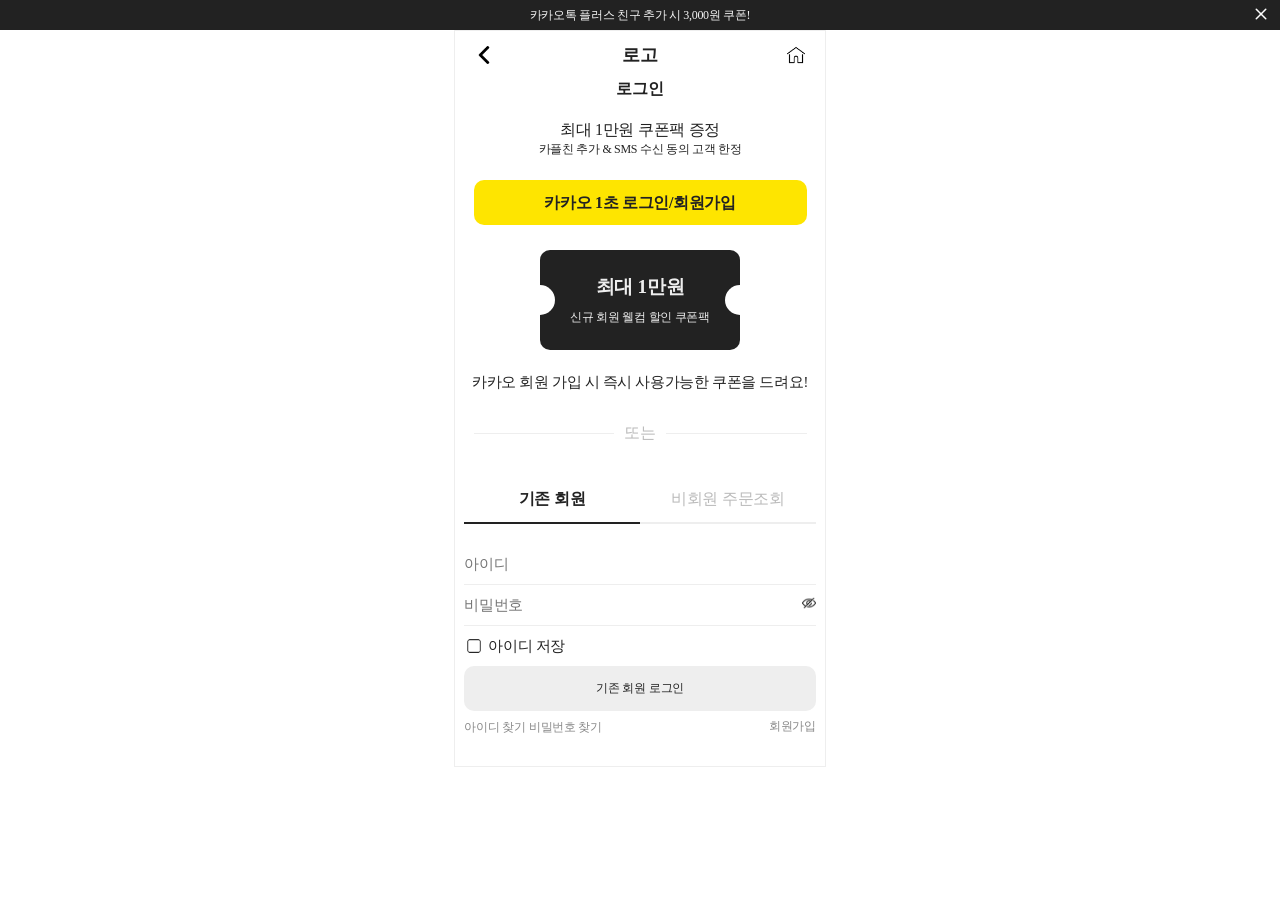
<file: example-project-login-main/index.html>
<!DOCTYPE html>
<html lang="ko">
<head>
    <meta charset="UTF-8">
    <meta name="viewport" content="width=device-width, initial-scale=1.0">
    <title>login | siteName</title>
    <link rel="stylesheet" href="./styles/login.css">
    <script src="./scripts/login.js" defer></script>
</head>
<body>
    <div class="top-bnr po-fi flex-r z-index-900">
        <a href="#">카카오톡 플러스 친구 추가 시 3,000원 쿠폰!</a>
        <a href="#" class="close po-ab"><img src="./images/close.png" alt="카카오톡 광고 닫기"></a>
    </div>
    <main>
        <div class="top flex-r">
            <a href="javascript:history.back()" class="back"><img src="./images/arrow.png" alt="페이지 뒤로 이동"></a>
            <h1><a href="./index.html">로고</a></h1>
            <a href="./index.html" class="main_link"><img src="./images/home.png" alt="메인으로 이동"></a>
        </div>
        <div class="login-box flex-c">
            <h1>로그인</h1>
            <p>최대 1만원 쿠폰팩 증정</p>
            <p>카플친 추가 & SMS 수신 동의 고객 한정</p>
            <a href="#" class="kakao" target="_blank">카카오 1초 로그인/회원가입</a>
            <div class="welcome-pack flex-c po-re">
                <h2>최대 1만원</h2>
                <p>신규 회원 웰컴 할인 쿠폰팩</p>
            </div>
            <p>카카오 회원 가입 시 즉시 사용가능한 쿠폰을 드려요!</p>
            <p class="po-re"><span class="z-index-900">또는</span></p>
            <form action="#" method="post" id="login-frm">
                <div class="title flex-r">
                    <button type="button" id="member-btn1" class="active">기존 회원</button>
                    <button type="button" id="member-btn2">비회원 주문조회</button>
                </div>
                <div class="contents">
                    <ul class="member">
                        <li class="flex-r"><input type="text" name="user-id" id="user-id" placeholder="아이디"></li>
                        <li class="flex-r">
                            <input type="password" name="user-pw" id="user-pw" placeholder="비밀번호">
                            <button type="button" id="non-member-pw-visible"><img src="./images/hide.png" alt="숨기기"></button>
                        </li>
                        <li>
                            <input type="checkbox" name="id-save" id="id-save">
                            <label for="id-save">아이디 저장</label>
                        </li>
                        <li><button type="button" id="member-login">기존 회원 로그인</button></li>
                        <li class="flex-r-between">
                            <span>
                                <a href="#" class="id-search">아이디 찾기</a>
                                <a href="#" class="pw-search">비밀번호 찾기</a>
                            </span>
                            <a href="#" class="join-btn">회원가입</a>
                        </li>
                    </ul>
                    <ul class="non-member  display-hide">
                        <li class="flex-r"><input type="text" name="non-user-id" id="non-user-id" placeholder="주문자명"></li>
                        <li class="flex-r"><input type="password" name="non-user-order" id="non-user-order" placeholder="주문번호"></li>
                        <li class="flex-r">
                            <input type="text" name="non-user-pw" id="non-user-pw" placeholder="비회원 주문 비밀번호">
                            <button type="button" id="non-member-pw-visible"><img src="./images/hide.png" alt="숨기기"></button>
                        </li>
                        <li><button type="button" id="non-member-login">비회원 주문조회</button></li>
                    </ul>
                </div>
            </form>
        </div>
    </main>
</body>
</html>
</file>
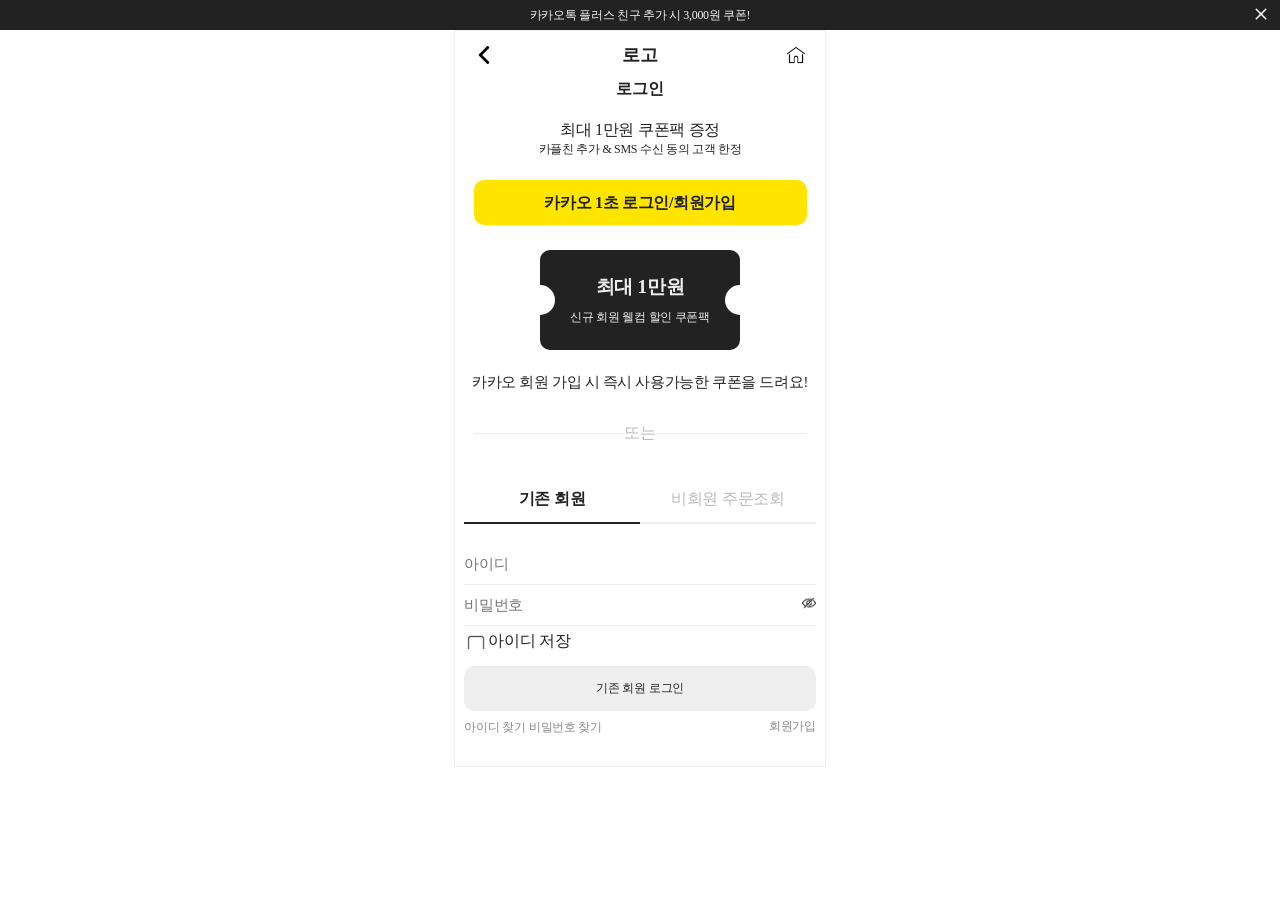
<file: example-project-login-main/student/index.html>
<!DOCTYPE html>
<html lang="ko">
<head>
    <meta charset="UTF-8">
    <meta name="viewport" content="width=device-width, initial-scale=1.0">
    <title>login | siteName</title>
    <link rel="stylesheet" href="./styles/login.css">
    <script src="./scripts/login.js" defer></script>
</head>
<body>
    <div class="top-bnr po-fi flex-r z-index-900">
        <a href="#">카카오톡 플러스 친구 추가 시 3,000원 쿠폰!</a>
        <a href="#" class="close po-ab"><img src="./images/close.png" alt="카카오톡 광고 닫기"></a>
    </div>
    <main>
        <div class="top flex-r">
            <a href="javascript:history.back()" class="back"><img src="./images/arrow.png" alt="페이지 뒤로 이동"></a>
            <h1><a href="./index.html">로고</a></h1>
            <a href="./index.html" class="main_link"><img src="./images/home.png" alt="메인으로 이동"></a>
        </div>
        <div class="login-box flex-c">
            <h1>로그인</h1>
            <p>최대 1만원 쿠폰팩 증정</p>
            <p>카플친 추가 & SMS 수신 동의 고객 한정</p>
            <a href="#" class="kakao" target="_blank">카카오 1초 로그인/회원가입</a>
            <div class="welcome-pack flex-c po-re">
                <h2>최대 1만원</h2>
                <p>신규 회원 웰컴 할인 쿠폰팩</p>
            </div>
            <p>카카오 회원 가입 시 즉시 사용가능한 쿠폰을 드려요!</p>
            <p class="po-re"><span class="z-index-900">또는</span></p>
            <form action="#" method="post" id="login-frm">
                <div class="title flex-r">
                    <button type="button" id="member-btn1" class="active">기존 회원</button>
                    <button type="button" id="member-btn2">비회원 주문조회</button>
                </div>
                <div class="contents">
                    <ul class="member">
                        <li class="flex-r"><input type="text" name="user-id" id="user-id" placeholder="아이디"></li>
                        <li class="flex-r">
                            <!-- (아래) 버튼 클릭 시 input type=password를 text로 변경하기 -->
                            <input type="password" name="user-pw" id="user-pw" placeholder="비밀번호">
                            <button type="button" id="non-member-pw-visible"><img src="./images/hide.png" alt="숨기기"></button>
                        </li>
                        <li>
                            <input type="checkbox" name="id-save" id="id-save">
                            <label for="id-save">아이디 저장</label>
                        </li>
                        <li><button type="button" id="member-login">기존 회원 로그인</button></li>
                        <li class="flex-r-between">
                            <span>
                                <a href="#" class="id-search">아이디 찾기</a>
                                <a href="#" class="pw-search">비밀번호 찾기</a>
                            </span>
                            <a href="#" class="join-btn">회원가입</a>
                        </li>
                    </ul>
                    <ul class="non-member">
                        <li class="flex-r"><input type="text" name="non-user-id" id="non-user-id" placeholder="주문자명"></li>
                        <li class="flex-r"><input type="password" name="non-user-order" id="non-user-order" placeholder="주문번호"></li>
                        <li class="flex-r">
                            <input type="password" name="non-user-pw" id="non-user-pw" placeholder="비회원 주문 비밀번호">
                            <button type="button" id="non-member-pw-visible2"><img src="./images/hide.png" alt="숨기기"></button>
                        </li>
                        <li><button type="button" id="non-member-login">비회원 주문조회</button></li>
                    </ul>
                </div>
            </form>
        </div>
    </main>
</body>
</html>
</file>
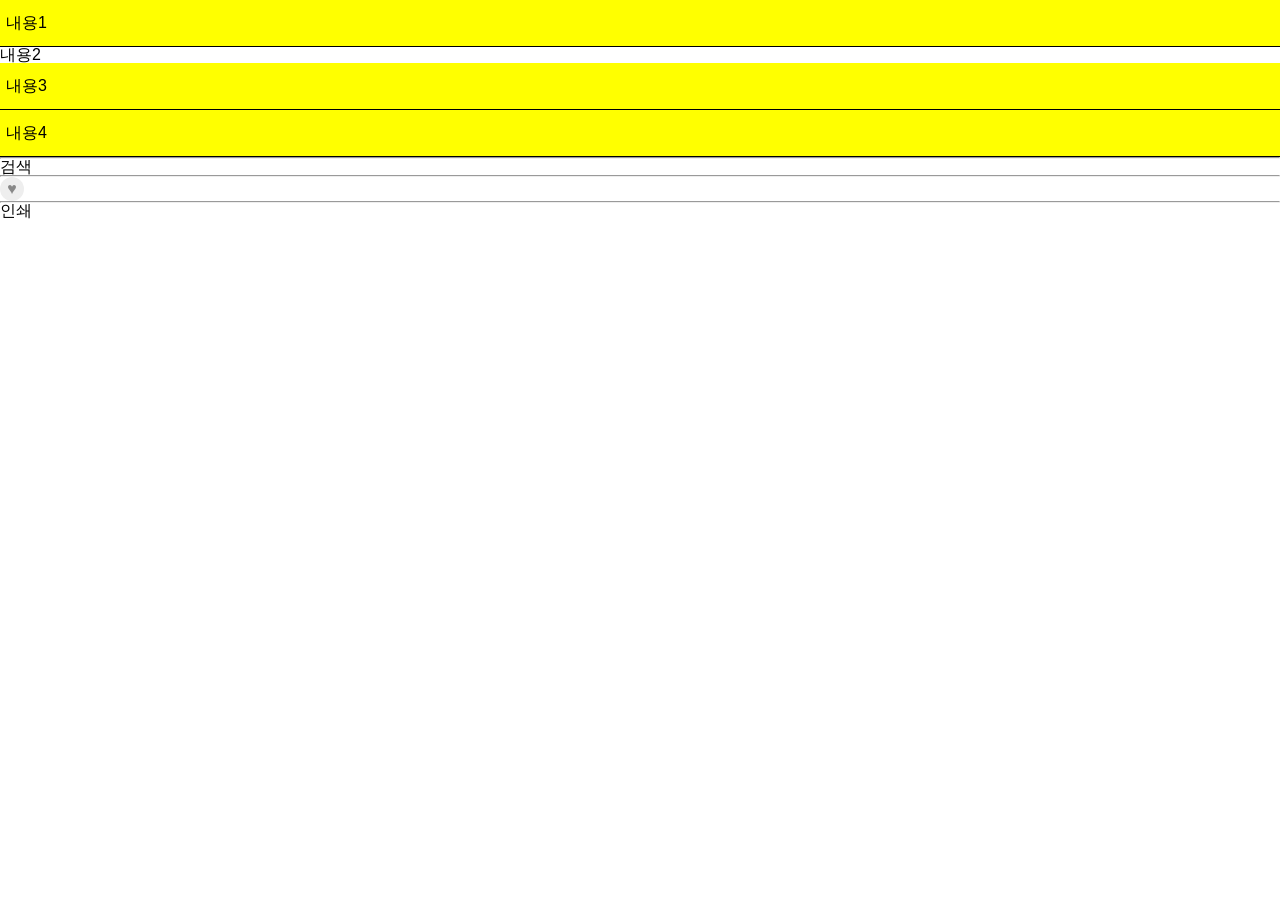
<file: class_if.html>
<!DOCTYPE html>
<html lang="ko">
<head>
    <meta charset="UTF-8">
    <meta name="viewport" content="width=device-width, initial-scale=1.0">
    <title>클래스제어 조건문 기초</title>
    <link rel="stylesheet" href="./styles/reset.css">
    <script src="./scripts/class_if.js" defer></script>
    <style>
        /* 내부 스타일시트 위치 */
        #like_btn {
            border-radius:50%; width:24px; height:24px; 
            background:#eee; color:#888;
        }
        .like_active {background:pink !important; color:red !important;}
        .target_showHide {display:none;}
        .button_click {color:#f00;}
        .design_set1{
            border-bottom:1px solid #000;
            background-color:#ff0;
            padding:15px 6px;
        }
    </style>
</head>
<body>
    <!-- ul.contents>li*4>a -->
    <ul class="contents">
        <li><a href="#">내용1</a></li>
        <li><a href="#">내용2</a></li>
        <li><a href="#">내용3</a></li>
        <li><a href="#">내용4</a></li>
    </ul>
    <hr>
    <button type="button" id="search_btn">검색</button>
    <div class="search_open_wrap">
        <input type="text" name="search_txt" id="search_txt">
        <button type="submit" id="search_txt_btn">검색하기</button>
    </div>
    <hr>
    <button type="button" id="like_btn">♥</button>
    <hr>
    <button type="button" id="print_btn">인쇄</button>
</body>
</html>
</file>
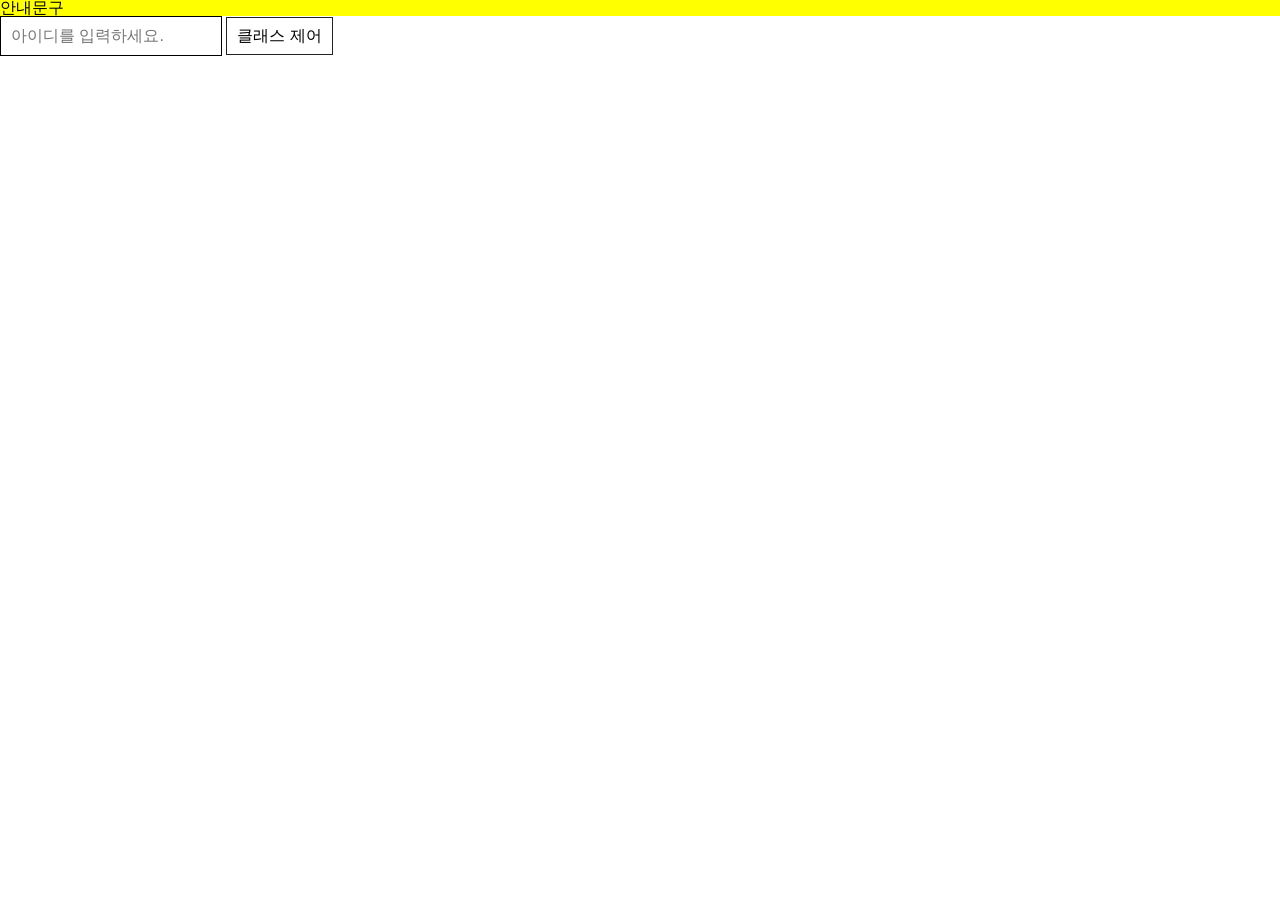
<file: class_if2.html>
<!DOCTYPE html>
<html lang="ko">
<head>
    <meta charset="UTF-8">
    <meta name="viewport" content="width=device-width, initial-scale=1.0">
    <title>클래스활용+조건문2</title>
    <link rel="stylesheet" href="./styles/reset.css">
    <script src="./scripts/class_if2.js" defer></script>
    <style>
        p {background-color:#ff0;} /* 기본 디자인 */
        #btn1 {border:1px solid #222; padding:10px;}
        em {font-weight:800; color:#ff0; text-decoration:underline;}
        input {border:1px solid #000; padding:10px;}
        /* 자바스크립트 제어목적 클레스 */
        .error {background-color:#f00; color:#fff;}
    </style>
</head>
<body>
    <p>안내문구</p>
    <input type="text" name="user_id" id="user_id" placeholder="아이디를 입력하세요.">
    <button type="button" id="btn1">클래스 제어</button>
</body>
</html>
</file>
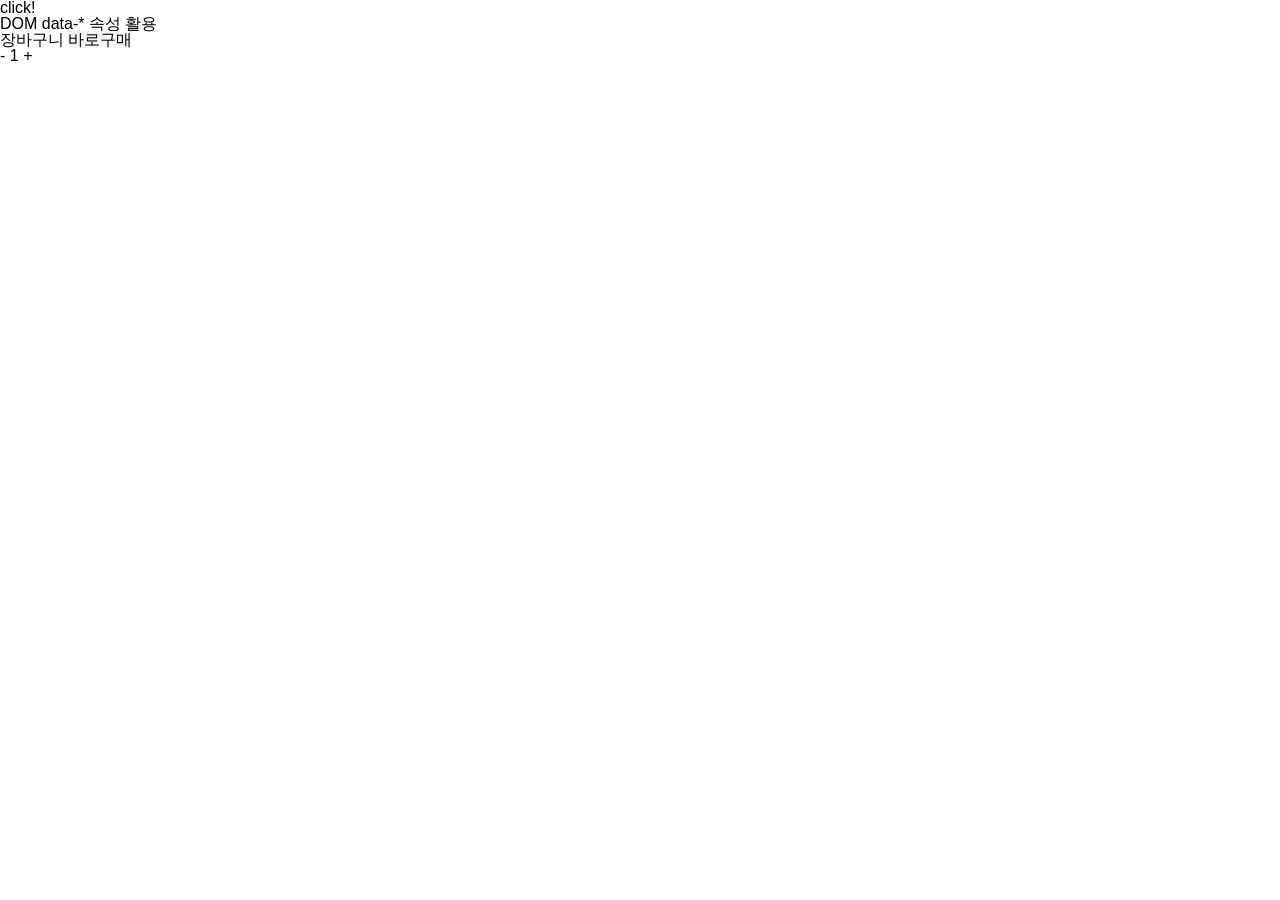
<file: dom.html>
<!DOCTYPE html>
<html lang="ko">
<head>
    <meta charset="UTF-8">
    <meta name="viewport" content="width=device-width, initial-scale=1.0">
    <title>HTML 요소 다양한 제어 방법</title>
    <link rel="stylesheet" href="./styles/reset.css">
    <script src="./scripts/dom.js"defer></script>
    <style>
        /* 내부스타일시트 */
        /* 1.바로구매 툴팁 data 활용 */
        .cart_buy a:nth-child(2) {
            position:relative; background-color:#f5f5f5;
        }
        .cart_buy a:nth-child(2)::after {
            content:attr(data-tooltip); /* 의미적인 내용은 HTML에, CSS는 attr()로 불러오기 */
            position:absolute; left:50%; bottom:-25px; padding:4px 6px; 
            background-color:#111; color:#fff;
            width:max-content; transform:translateX(-50%);
            /* 초기 숨기기 opacity vs display */
            display:none;
        }
        .cart_buy a:nth-child(2):hover::after {display:block;}
    </style>
</head>
<body>
    <button type="button" id="btn1">click!</button>
    <h1>DOM data-* 속성 활용</h1>
    <section>
        <div class="cart_buy" data-name="btn_group">
            <a href="#">장바구니</a>
            <a href="#" data-tooltip="로그인하셔야 가능합니다.">바로구매</a>
            <!-- 바로구매에 마우스 올렸을 때 툴팁으로 '로그인하셔야 가능합니다' 실행 -->
        </div>
        <div class="count">
            <button type="button" id="minus">-</button>
            <span class="count_num" data-count="1"></span>
            <button type="button" id="plus">+</button>
        </div>
    </section>
</body>
</html>
</file>
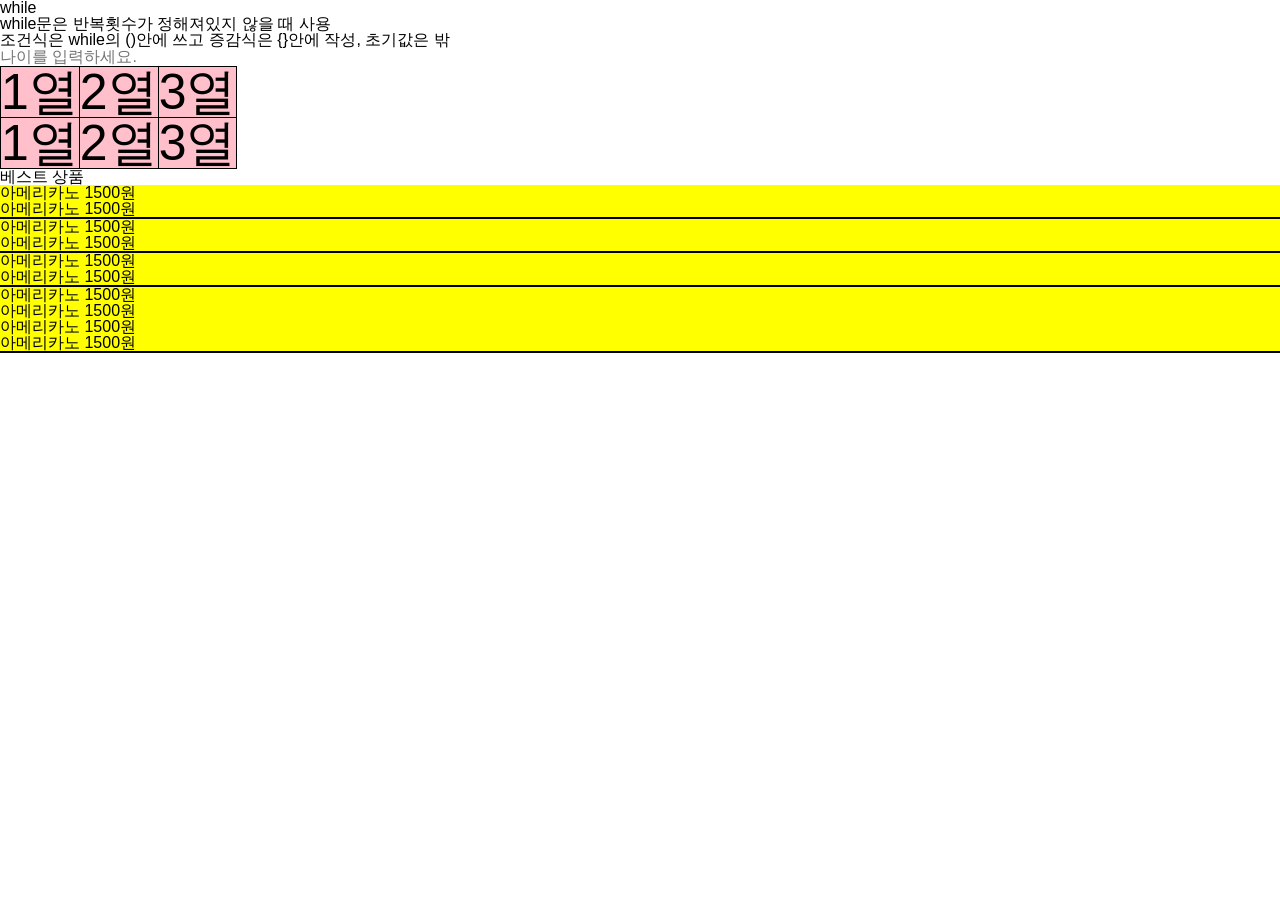
<file: for2.html>
<!DOCTYPE html>
<html lang="ko">
<head>
    <meta charset="UTF-8">
    <meta name="viewport" content="width=device-width, initial-scale=1.0">
    <title>반복문 종류와 활용</title>
    <link rel="stylesheet" href="./styles/reset.css">
    <style>
        
    </style>
</head>
<body>
    <!-- 태그 작성위치 -->
    <h1>while</h1>
    <p>while문은 반복횟수가 정해져있지 않을 때 사용</p>
    <p>조건식은 while의 ()안에 쓰고 증감식은 {}안에 작성, 초기값은 밖</p>
    <input type="text" name="age" id="age" placeholder="나이를 입력하세요.">
    <table id="t" style="background:pink;"></table>

    <h1>베스트 상품</h1>
    <section style="background-color:yellow;"><!-- 붙이기 --></section>
    <script>
        /* 내부스크립트위치 (내부스크립트는 defer 작성불가) */
        /* while(반복조건){반복 조건이 참 일때 실행되는 문장} */
        //while 영화관람연령(12세 이상 관람가)
        const ageInput = document.querySelector('#age');
        while(ageInput.value){
            console.log('test');
        }

        //while 무한 반복 문제 
        //let cssQ = confirm('상하반전은 scaleY(-1)이다.'); //1번 실행(while 밖)
        let cssQ = true ; //1번 실행(while 밖)
        while(cssQ == false){
            console.log('땡'); //멈추는 명령이 따로 없는 한 무한실행(while 안)
            cssQ = confirm('상하반전은 scaleY(-1)이다.'); //오답일때 재질문
            //break; //무한반복을 강제종료
        }
        console.log('정답!'); //while문 밖(while문이 거짓이 되어야 만나는 위치)
        

        // continue문
        for(var i=0; i<10; i++){
            continue; // continue 아래구문을 생략하고 반복수행
            //break; //반복문을 더이상 수행하지 않고 강제종료
            console.log('반복 '+i);
        }
        console.log('종료 '+i);

        //구구단 2~9단
        for(let i=2; i<=9; i++){
            for(let j=1; j<10; j++){
                console.log(`${i}X${j}=${i*j}`);
            }
            console.log('---------------------');
        }

        //ul*2-li*5
/*         const ul = document.createElement('ul');
        const li = document.createElement('li');

        ul.classList.add('product_wrap');
        li.classList.add('item');
        
        console.log(ul, li); */
        const section = document.querySelector('section');

        createList(3,2);
        createList(1,4);
        function createList(num1,num2){
            for(let i=0; i<num1; i++){
                const ul = document.createElement('ul');
                ul.classList.add('product_wrap');
                for(let k=0; k<num2; k++){
                    const li =document.createElement('li');
                    li.classList.add('item');
                    li.textContent='아메리카노 1500원';
                    ul.appendChild(li);
                    //console.log(li);
                }
                ul.style.borderBottom = '2px solid #000';
                section.appendChild(ul);
            //console.log(ul);
            }
        }
        
        //tr(행) td(내용열)
        //2행 3열 표
        const table = document.querySelector('table');
        createTable(2, 3);

        function createTable(tr, td){
            for(let i=0; i<tr; i++){
                const tr = document.createElement('tr');
                table.appendChild(tr);
                tr.style.fontSize = "50px";
                for(let k=0; k<td; k++){
                    const td = document.createElement('td');
                    tr.appendChild(td);
                    td.classList.add('item');
                    td.style.fontSize = "50px";
                    td.style.border = "1px solid #000";
                    td.textContent = `${k+1}열`;
                }
            }
        }
    </script>
</body><!-- body 종료위치 -->
</html>
</file>
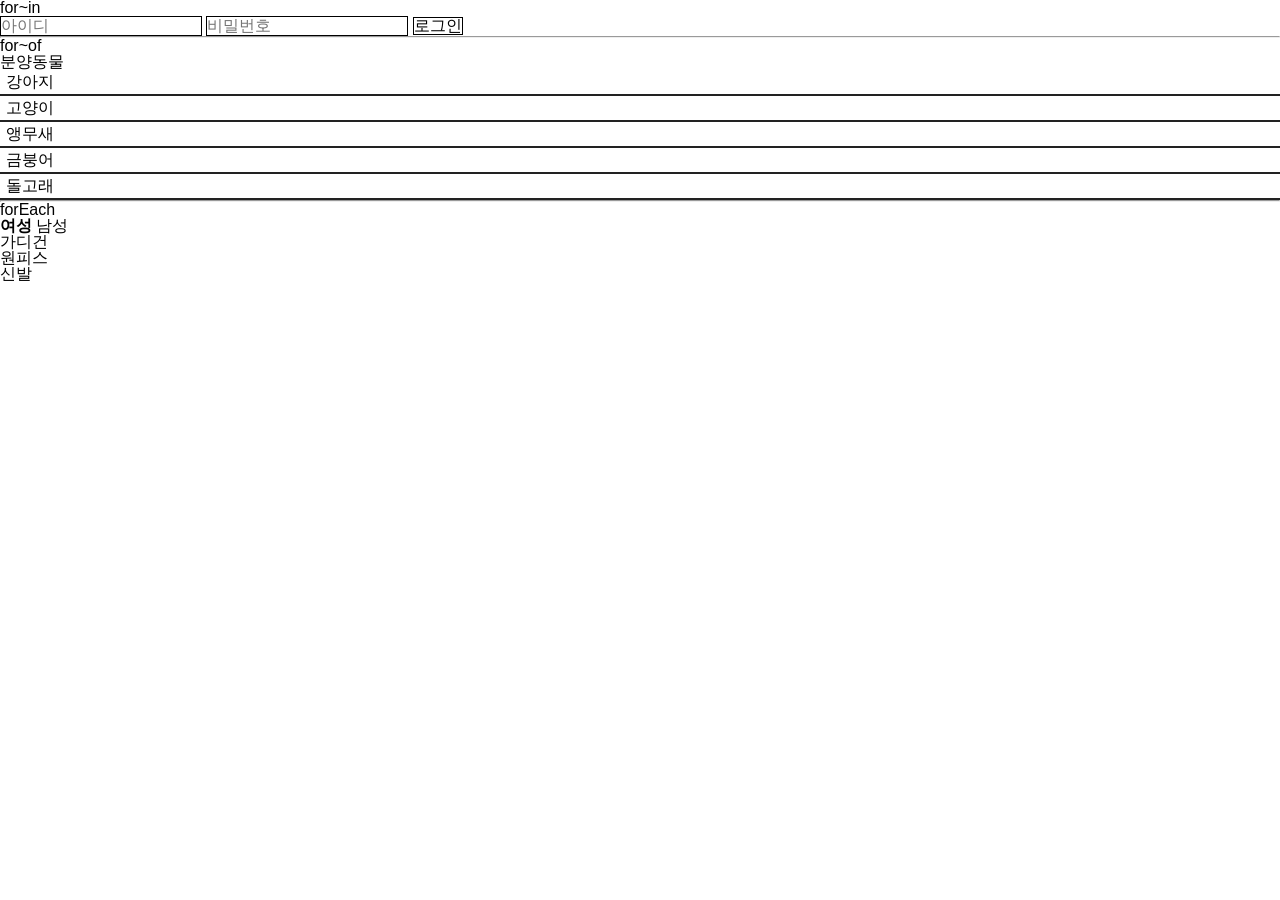
<file: for3.html>
<!DOCTYPE html>
<html lang="ko">
<head>
    <meta charset="UTF-8">
    <meta name="viewport" content="width=device-width, initial-scale=1.0">
    <title>for~in, for~of, forEach</title>
    <link rel="stylesheet" href="./styles/reset.css">
    <script src="./scripts/for3.js" defer></script>
    <style>
        /* 제목 활성화 */
        .tab_title .active {font-weight:800;}
        /* 내용 비활성화 */
        .tab_contents > li > ul {display:none;}
        /* 내용 활성화 */
        .tab_contents .active {display:block;}
    </style>
</head>
<body>
    <h1>for~in</h1>
    <form action="#" method="post" id="inFrm">
        <input type="text" name="user_id" id="user_id" placeholder="아이디" style="border:1px solid #000">
        <input type="password" name="user_pw" id="user_pw" placeholder="비밀번호" style="border:1px solid #000">
        <button type="button" id="login_btn" style="border:1px solid #000">로그인</button>
    </form>
    <p id="login_msg"><!-- 로그인 성공&실패 메시지 출력 위치 --></p>
    <hr>
    <h1>for~of</h1>
    <h2>분양동물</h2>
    <ul class="list"><!-- 삽입위치 --></ul>
    <hr>
    <h1>forEach</h1>
    <section>
        <div class="tab_title"> <!-- 탭 제목(1개만 활성화 디자인(나머지 디자인빼기)) -->
            <a href="#" class="active">여성</a>
            <a href="#">남성</a>
        </div>
        <ul class="tab_contents"> <!-- 탭 내용(1개만 활성화(나머지 숨기기)) -->
            <li><!-- 여성 컨텐츠 -->
                <ul class="female active">
                    <li><a href="#">가디건</a></li>
                    <li><a href="#">원피스</a></li>
                    <li><a href="#">신발</a></li>
                </ul>
            </li>
            <li><!-- 남성 컨텐츠 -->
                <ul class="male">
                    <li><a href="#">가디건</a></li>
                    <li><a href="#">정장</a></li>
                    <li><a href="#">신발</a></li>
                </ul>
            </li>
        </ul>
    </section>
</body>
</html>
</file>
<file: example-project-login-main/styles/login.css>
/* reset */
* {
    margin:0; padding:0;
    line-height:1.0; list-style:none;
    font-size:1.0em; color:#222;
    text-decoration: none; letter-spacing: -0.02rem;
    outline:none;
}
button {cursor:pointer; background:none; border:0;}
input {background:none; border:0;}
img {width:100%;}
/* var */
:root {
    --color-primary:#222;
    --color-light1:#f5f5f5;
    --color-light2:#eee;
    --color-light3:#bbb;
    --color-light4:#888;
    --color-kakao:rgb(254, 229, 0);
    --font-size-xs:0.75rem;
    --font-size-md:0.91rem;
    --font-size-xl:1.1rem;
    --font-size-xxl:1.2rem;
    --line-h-md:150%;
}
.po-re {position:relative;}
.po-ab {position:absolute; width:100%;}
.po-fi {position:fixed; left:0; top:0; width:100%;}
.z-index-900 {position:relative; z-index:900;}
.z-index-800 {position:relative; z-index:800;}
.z-index-700 {position:relative; z-index:700;}
.flex-r {display:flex; flex-flow:row nowrap; justify-content: center; align-items: center;}
.flex-r-between {display:flex; flex-flow:row nowrap; justify-content: space-between; align-items: center;}
.flex-c {display:flex; flex-flow:column nowrap; justify-content: center; align-items: center;}

/* design */
/* ------------------------------1. 띠배너 */
.top-bnr {
    background: var(--color-primary);
    height:30px; 
}
.top-bnr a {
    color:var(--color-light1);
    font-size:var(--font-size-xs);
}
.top-bnr .close {width:18px; right:10px;}
.top-bnr .close img {filter:invert(100%);}
/* ------------------------------2. 메인 상단 */
main {border:1px solid var(--color-light2); width:370px; margin:0 auto; padding-bottom:20px;}
main .top {
    justify-content: space-between;
    padding:0 20px; height:50px;
}
main .top .back {width:18px; }
main .top .back img {transform:scaleX(-1);}
main .top h1 {font-size:var(--font-size-xl);}
main .top h1 a {}
main .top .main_link {width:18px;}
main .top .main_link img {}
/* ------------------------------3. 로그인 설명 */
main .login-box {gap:5px;}
main .login-box h1 {margin:0 0 20px;}
main .login-box p:nth-child(2) {}/* 쿠폰팩 */
main .login-box p:nth-child(3) {font-size:var(--font-size-xs); margin:0 0 20px;}/* 카플친 */
main .login-box .kakao {
    background-color: var(--color-kakao);
    font-weight:700; width:90%; line-height:45px; text-align: center;
    border-radius:10px; 
}
main .login-box .welcome-pack {
    background-color:var(--color-primary); margin:20px 0;
    width:200px; height:100px; border-radius: 10px;
}
main .login-box .welcome-pack::before,/* 웰컴백 쿠폰 박스 좌우 원 표시 */
main .login-box .welcome-pack::after {
    content:''; display:block; width:30px; height:30px;
    border-radius: 50%; background-color: #fff;
    position:absolute; top:50%; transform:translateY(-50%);
}
main .login-box .welcome-pack::before {left:-15px;}
main .login-box .welcome-pack::after {right:-15px;}
main .login-box .welcome-pack h2 {
    color: var(--color-light2); 
    font-size:var(--font-size-xxl); margin:0 0 15px;
}
main .login-box .welcome-pack p {
    color: var(--color-light2);
    font-size:var(--font-size-xs);
}
main .login-box p:nth-child(6) {font-size:var(--font-size-md)}/* 쿠폰을드려요! */
main .login-box p:nth-child(7) {width:90%; text-align:center; margin:30px 0;}/* 또는 */
main .login-box p:nth-child(7) span {background:#fff; color:var(--color-light3); padding:0 10px;}
main .login-box p:nth-child(7)::before { /* 또는 글자 뒤에 있는 선 */
    content:''; display:block; background: var(--color-light2);
    width:100%; height:1px;
    position:absolute; top:50%;
}
/* ------------------------------4. 기존 회원 */
/* ------------------------------------------------------------제목 */
main .login-box #login-frm {width:95%; margin:0 auto;}
main .login-box #login-frm .title {margin:0 0 20px;}
main .login-box #login-frm .title button {
    flex:1; border-bottom:2px solid var(--color-light2);
    padding:15px 0; color:var(--color-light3);
}
main .login-box #login-frm .title .active {
    font-weight:700; color:var(--color-primary);
    border-color:var(--color-primary);
}
main .login-box #login-frm .title #member-btn1 {}
main .login-box #login-frm .title #member-btn2 {}
/* ------------------------------------------------------------내용 */
main .login-box #login-frm .contents {}
main .login-box #login-frm .contents ul {}
main .login-box #login-frm .contents ul li {height:40px;}
main .login-box #login-frm .contents ul li:nth-child(1),
main .login-box #login-frm .contents ul li:nth-child(2) {border-bottom:1px solid var(--color-light2)}
main .login-box #login-frm .contents ul li input[type=text],
main .login-box #login-frm .contents ul li input[type=password] {
    width:100%; font-size:var(--font-size-md)
}
main .login-box #login-frm .contents ul li input[type=text] {}
main .login-box #login-frm .contents ul li input[type=password] {}
main .login-box #login-frm .contents ul li input[type=password] + button {width:14px;}
main .login-box #login-frm .contents ul li input[type=password] + button img {}
main .login-box #login-frm .contents ul li input[type=checkbox] {display:none;}
main .login-box #login-frm .contents ul li input[type=checkbox] + label {
    background:url(../images/unchecked.png) no-repeat left center / 20px;
    padding-left:24px; line-height:40px; font-size:var(--font-size-md)
}
main .login-box #login-frm .contents ul li input[type=checkbox]:checked + label {
    background-image:url(../images/approved.png);
}
main .login-box #login-frm .contents ul li button[id*=member-login] {
    background-color: var(--color-light2); width:100%; height:45px; border-radius:10px;
    font-size: var(--font-size-xs);
}
main .login-box #login-frm .contents ul li span {}
main .login-box #login-frm .contents ul li span a {font-size:var(--font-size-xs); color:var(--color-light4)}
main .login-box #login-frm .contents ul li > a {font-size:var(--font-size-xs); color:var(--color-light4)}
/* ------------------------------5. 비회원 주문조회 */
main .login-box #login-frm .contents .non-member li:nth-child(3) {border-bottom:1px solid var(--color-light2); margin:0 0 10px;}
main .login-box #login-frm .contents .non-member li input[type=text] + button {width:14px;}
/* ------------------------------⭐js class */
.display-hide {display:none;}
</file>
<file: example-project-login-main/student/styles/login.css>
/* reset */
* {
    margin:0; padding:0;
    line-height:1.0; list-style:none;
    font-size:1.0em; color:#222;
    text-decoration: none; letter-spacing: -0.02rem;
    outline:none;
}
button {cursor:pointer; background:none; border:0;}
input {background:none; border:0;}
img {width:100%;}
/* var */
:root {
    --color-primary:#222;
    --color-light1:#f5f5f5;
    --color-light2:#eee;
    --color-light3:#bbb;
    --color-light4:#888;
    --color-kakao:rgb(254, 229, 0);
    --font-size-xs:0.75rem;
    --font-size-md:0.91rem;
    --font-size-xl:1.1rem;
    --font-size-xxl:1.2rem;
    --line-h-md:150%;
}
.po-re {position:relative;}
.po-ab {position:absolute; width:100%;}
.po-fi {position:fixed; left:0; top:0; width:100%;}
.z-index-900 {position:relative; z-index:900;}
.z-index-800 {position:relative; z-index:800;}
.z-index-700 {position:relative; z-index:700;}
.flex-r {display:flex; flex-flow:row nowrap; justify-content: center; align-items: center;}
.flex-r-between {display:flex; flex-flow:row nowrap; justify-content: space-between; align-items: center;}
.flex-c {display:flex; flex-flow:column nowrap; justify-content: center; align-items: center;}

/* design */
/* ------------------------------1. 띠배너 */
.top-bnr {
    background: var(--color-primary);
    height:30px; 
}
.top-bnr a {
    color:var(--color-light1);
    font-size:var(--font-size-xs);
}
.top-bnr .close {width:18px; right:10px;}
.top-bnr .close img {filter:invert(100%);}
/* ------------------------------2. 메인 상단 */
main {border:1px solid var(--color-light2); width:370px; margin:0 auto; padding-bottom:20px;}
main .top {
    justify-content: space-between;
    padding:0 20px; height:50px;
}
main .top .back {width:18px; }
main .top .back img {transform:scaleX(-1);}
main .top h1 {font-size:var(--font-size-xl);}
main .top h1 a {}
main .top .main_link {width:18px;}
main .top .main_link img {}
/* ------------------------------3. 로그인 설명 */
main .login-box {gap:5px;}
main .login-box h1 {margin:0 0 20px;}
main .login-box p:nth-child(2) {}/* 쿠폰팩 */
main .login-box p:nth-child(3) {font-size:var(--font-size-xs); margin:0 0 20px;}/* 카플친 */
main .login-box .kakao {
    background-color: var(--color-kakao);
    font-weight:700; width:90%; line-height:45px; text-align: center;
    border-radius:10px; 
}
main .login-box .welcome-pack {
    background-color:var(--color-primary); margin:20px 0;
    width:200px; height:100px; border-radius: 10px;
}
/* --------------------------------웰컴백 쿠폰 박스 좌우 원 표시 시작(실습1) */
main .login-box .welcome-pack::before,
main .login-box .welcome-pack::after {
    content:''; display:block; background-color:#fff;
    width:30px; height:30px; border-radius:50%;
    position:absolute; top:50%; 
    transform:translateY(-50%);
}
main .login-box .welcome-pack::before {left:-15px;}
main .login-box .welcome-pack::after {right:-15px;}
/* --------------------------------웰컴백 쿠폰 박스 좌우 원 표시 종료 */
main .login-box .welcome-pack h2 {
    color: var(--color-light2); 
    font-size:var(--font-size-xxl); margin:0 0 15px;
}
main .login-box .welcome-pack p {
    color: var(--color-light2);
    font-size:var(--font-size-xs);
}
main .login-box p:nth-child(6) {font-size:var(--font-size-md)}/* 쿠폰을드려요! */
main .login-box p:nth-child(7) {width:90%; text-align:center; margin:30px 0;}/* 또는 */
main .login-box p:nth-child(7) span {background:#fff; color:var(--color-light3);}
main .login-box p:nth-child(7)::before { /* 또는 글자 뒤에 있는 선 */
    content:''; display:block; background: var(--color-light2);
    width:100%; height:1px;
    position:absolute; top:50%;
}
/* ------------------------------4. 기존 회원 */
/* ------------------------------------------------------------제목 */
main .login-box #login-frm {width:95%; margin:0 auto;}
main .login-box #login-frm .title {margin:0 0 20px;}
main .login-box #login-frm .title button {
    flex:1; border-bottom:2px solid var(--color-light2);
    padding:15px 0; color:var(--color-light3);
}
main .login-box #login-frm .title .active {
    font-weight:700; color:var(--color-primary);
    border-color:var(--color-primary);
}
main .login-box #login-frm .title #member-btn1 {}
main .login-box #login-frm .title #member-btn2 {}
/* ------------------------------------------------------------내용 */
main .login-box #login-frm .contents {}
main .login-box #login-frm .contents ul {}
main .login-box #login-frm .contents ul li {height:40px;}
main .login-box #login-frm .contents ul li:nth-child(1),
main .login-box #login-frm .contents ul li:nth-child(2) {border-bottom:1px solid var(--color-light2)}
main .login-box #login-frm .contents ul li input[type=text],
main .login-box #login-frm .contents ul li input[type=password] {
    width:100%; font-size:var(--font-size-md);
}
main .login-box #login-frm .contents ul li input[type=text] {}
main .login-box #login-frm .contents ul li input[type=password] {}
main .login-box #login-frm .contents ul li input[type=password] + button {width:14px;}
main .login-box #login-frm .contents ul li input[type=password] + button img {}
/* -----------------------------------------------------아이디 저장 시작(실습2) */
main .login-box #login-frm .contents ul li input[type=checkbox] {
    display:none;
}
main .login-box #login-frm .contents ul li input[type=checkbox] + label {
    background-image:url(../images/unchecked.png);
    background-size:24px;
    background-repeat:no-repeat;
    padding-left:24px; line-height:30px;
}
main .login-box #login-frm .contents ul li input[type=checkbox]:checked + label {
    background-image:url(../images/approved.png);
    background-size:24px;
}
/* -----------------------------------------------------아이디 저장 종료 */
main .login-box #login-frm .contents ul li button[id*=member-login] {
    background-color: var(--color-light2); width:100%; height:45px; border-radius:10px;
    font-size: var(--font-size-xs);
}
main .login-box #login-frm .contents ul li span {}
main .login-box #login-frm .contents ul li span a {font-size:var(--font-size-xs); color:var(--color-light4)}
main .login-box #login-frm .contents ul li > a {font-size:var(--font-size-xs); color:var(--color-light4)}
/* ------------------------------5. 비회원 주문조회 */
main .login-box #login-frm .contents .non-member li:nth-child(3) {border-bottom:1px solid var(--color-light2); margin:0 0 10px;}
main .login-box #login-frm .contents .non-member li input[type=text] + button {width:14px;}
/* ------------------------------⭐js class */
.display-hide {display:none;}
</file>
